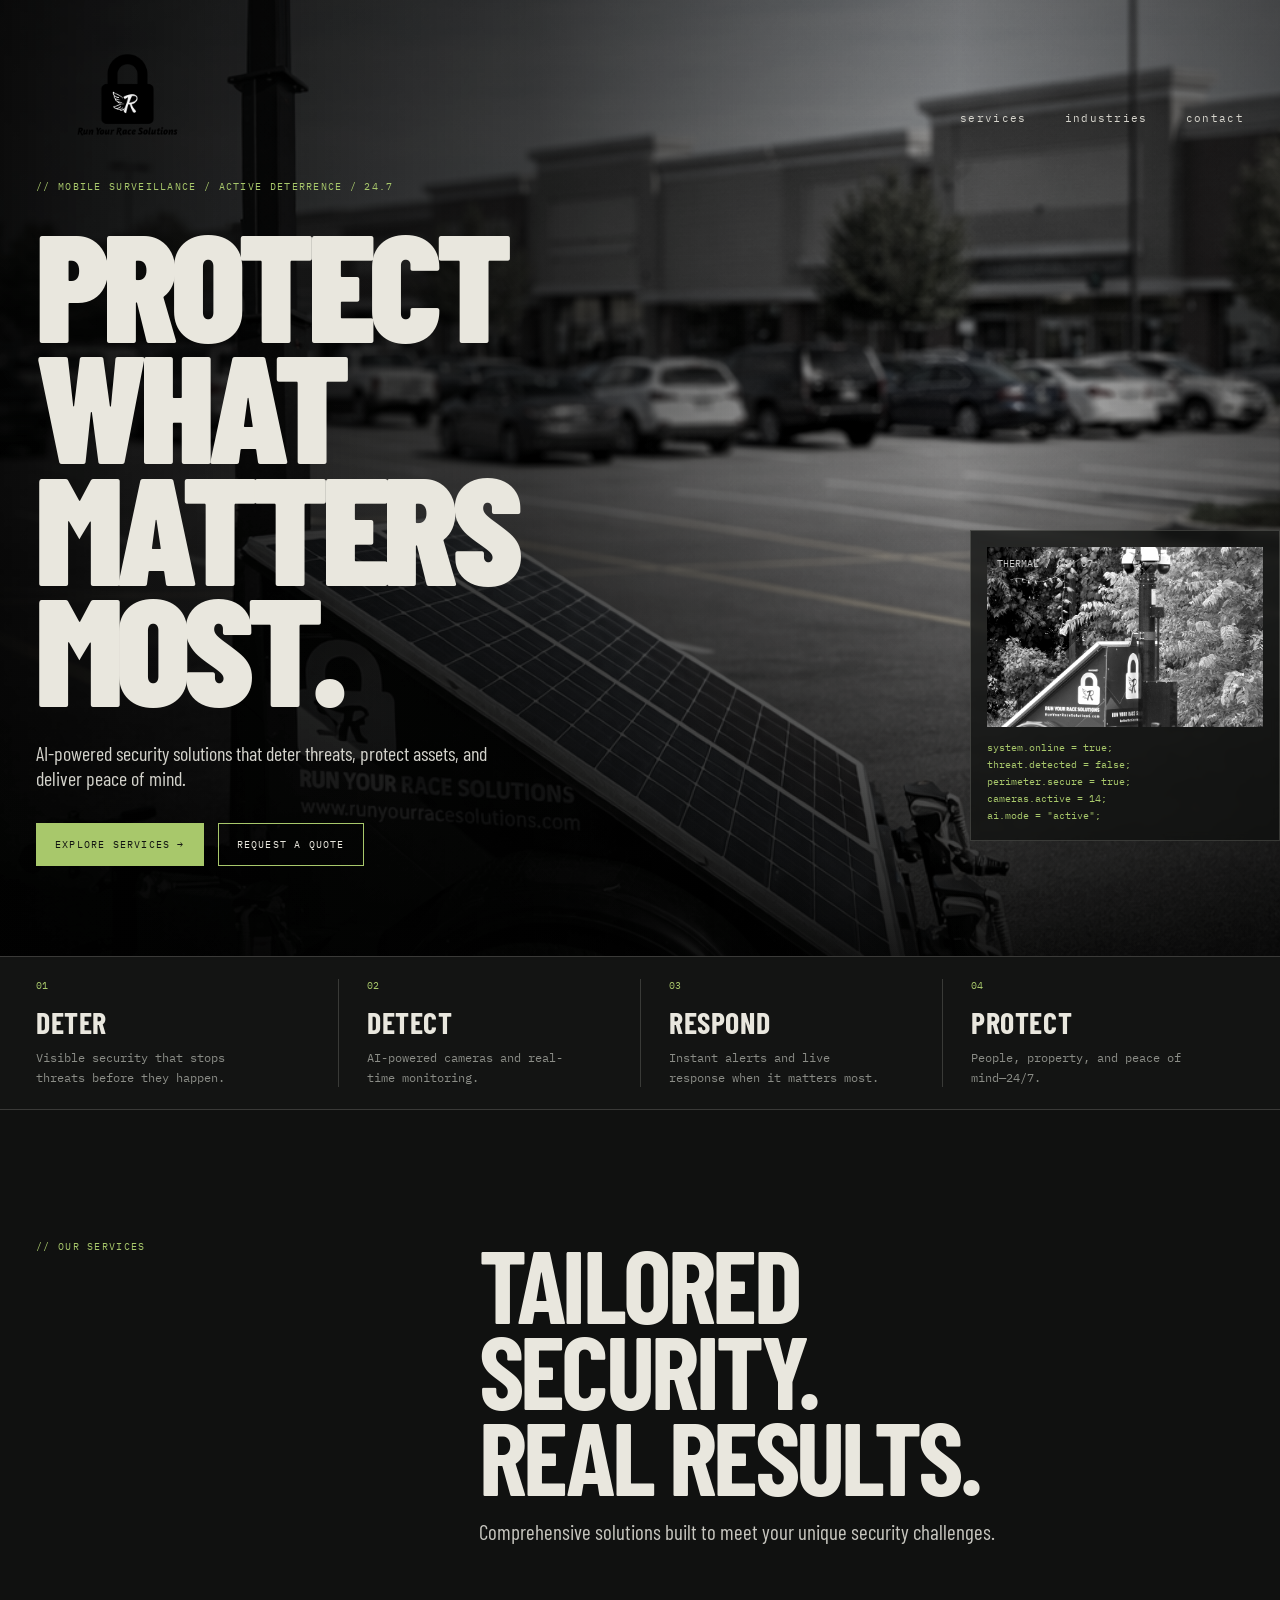
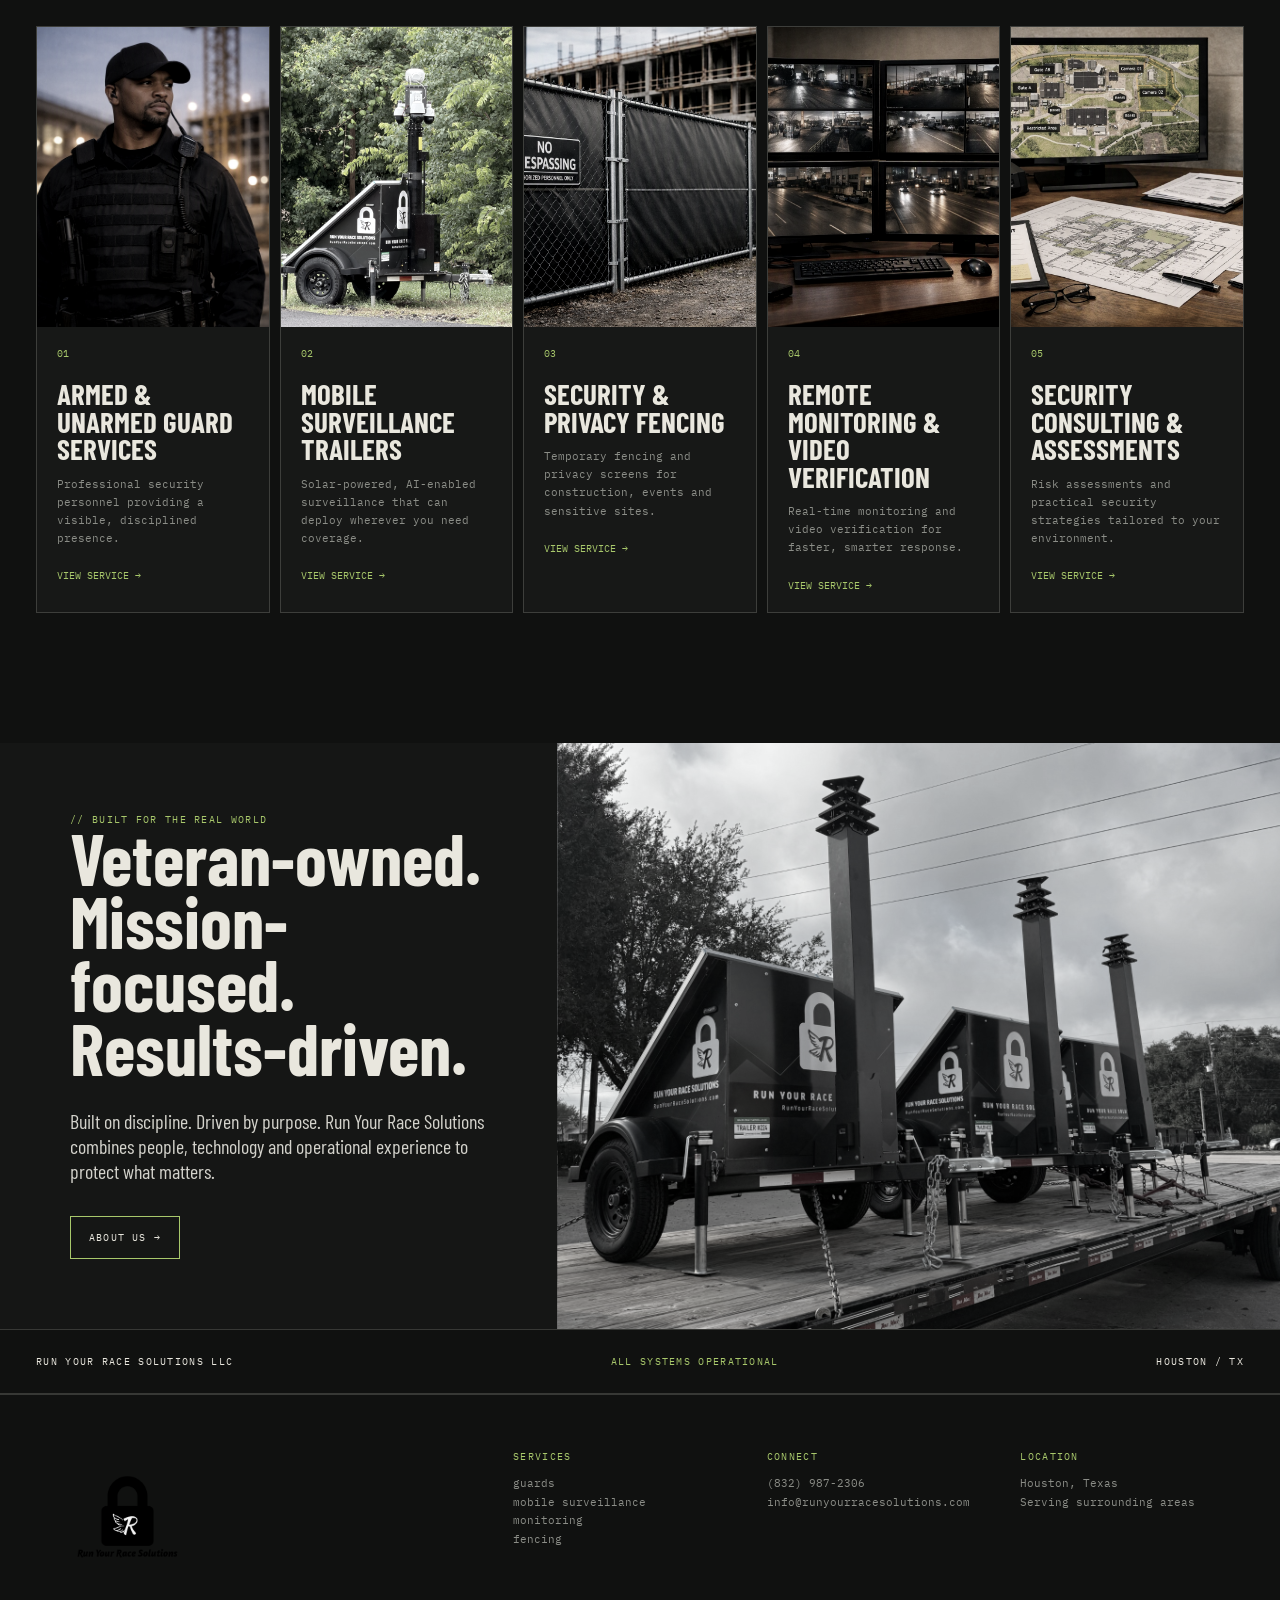
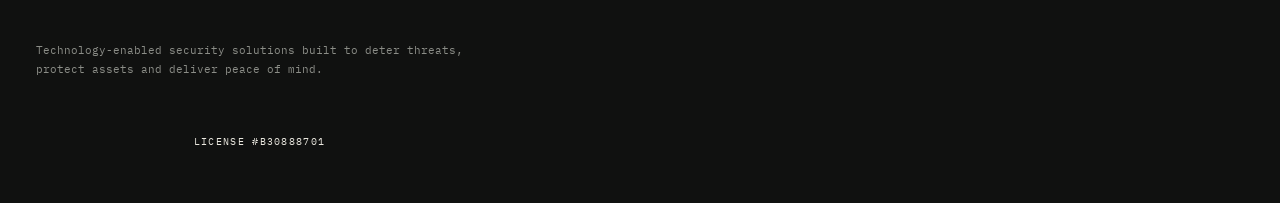
<file: index.html>
<!doctype html>
<html lang="en">
<head>
<meta charset="utf-8">
<meta name="viewport" content="width=device-width,initial-scale=1">
<title>Security Solutions | Run Your Race Solutions</title>
<meta name="description" content="Run Your Race Solutions provides technology-enabled security, mobile surveillance trailers, guards, monitoring, fencing and security consulting in Houston and surrounding areas.">
<link rel="stylesheet" href="assets/styles.css">
</head>
<body>
<header><div class="container nav">
<a href="index.html"><img class="logo" src="assets/images/logo-actual.png" alt="Run Your Race Solutions"></a>
<nav class="navlinks">
<a class="" href="services.html">services</a>
<a class="" href="industries.html">industries</a>
<a class="" href="contact.html">contact</a>
</nav></div></header>

<main>
<section class="hero">
<div class="hero-bg"></div>
<div class="container hero-content">
<div class="eyebrow mono green">// mobile surveillance / active deterrence / 24.7</div>
<h1>Protect<br>what<br>matters<br>most.</h1>
<p class="hero-copy">AI-powered security solutions that deter threats, protect assets, and deliver peace of mind.</p>
<div class="actions"><a class="btn primary" href="services.html">explore services →</a><a class="btn" href="contact.html">request a quote</a></div>
</div>
<div class="hero-data">
<div class="thermal"></div>
<div class="code">system.online = true;<br>threat.detected = false;<br>perimeter.secure = true;<br>cameras.active = 14;<br>ai.mode = "active";</div>
</div>
</section>
<section class="statusbar"><div class="container statusgrid">
<div class="status"><div class="num">01</div><h3>deter</h3><p>Visible security that stops threats before they happen.</p></div>
<div class="status"><div class="num">02</div><h3>detect</h3><p>AI-powered cameras and real-time monitoring.</p></div>
<div class="status"><div class="num">03</div><h3>respond</h3><p>Instant alerts and live response when it matters most.</p></div>
<div class="status"><div class="num">04</div><h3>protect</h3><p>People, property, and peace of mind—24/7.</p></div>
</div></section>
<section class="section"><div class="container">
<div class="section-head"><div><div class="mono section-kicker">// our services</div></div><div><h2>Tailored<br>security.<br>Real results.</h2><p class="section-intro">Comprehensive solutions built to meet your unique security challenges.</p></div></div>
<div class="service-grid">
<div class="service"><div class="service-img"><img src="assets/images/guard.jpg" alt="Security guard"></div><div class="service-body"><div class="index">01</div><h3>Armed & Unarmed Guard Services</h3><p>Professional security personnel providing a visible, disciplined presence.</p><a href="services.html#guards">view service →</a></div></div>
<div class="service"><div class="service-img"><img src="assets/images/trailer-real-1.jpeg" alt="Run Your Race Solutions surveillance trailer"></div><div class="service-body"><div class="index">02</div><h3>Mobile Surveillance Trailers</h3><p>Solar-powered, AI-enabled surveillance that can deploy wherever you need coverage.</p><a href="services.html#trailers">view service →</a></div></div>
<div class="service"><div class="service-img"><img src="assets/images/fencing.jpg" alt="Security fencing"></div><div class="service-body"><div class="index">03</div><h3>Security & Privacy Fencing</h3><p>Temporary fencing and privacy screens for construction, events and sensitive sites.</p><a href="services.html#fencing">view service →</a></div></div>
<div class="service"><div class="service-img"><img src="assets/images/monitoring.jpg" alt="Remote monitoring"></div><div class="service-body"><div class="index">04</div><h3>Remote Monitoring & Video Verification</h3><p>Real-time monitoring and video verification for faster, smarter response.</p><a href="services.html#monitoring">view service →</a></div></div>
<div class="service"><div class="service-img"><img src="assets/images/consulting.jpg" alt="Security consulting"></div><div class="service-body"><div class="index">05</div><h3>Security Consulting & Assessments</h3><p>Risk assessments and practical security strategies tailored to your environment.</p><a href="services.html#consulting">view service →</a></div></div>
</div></div></section>
<section class="manifesto"><div class="manifesto-copy"><div class="mono green">// built for the real world</div><h2>Veteran-owned.<br>Mission-focused.<br>Results-driven.</h2><p class="hero-copy">Built on discipline. Driven by purpose. Run Your Race Solutions combines people, technology and operational experience to protect what matters.</p><a class="btn" href="about.html">about us →</a></div><div class="manifesto-image"></div></section>
<section class="data-section"><div class="container data-row mono"><span>Run Your Race Solutions LLC</span><span class="green">ALL SYSTEMS OPERATIONAL</span><span>HOUSTON / TX</span></div></section>
</main>
<footer><div class="container footgrid">
<div><img class="logo" src="assets/images/logo-actual.png" alt="Run Your Race Solutions"><p>Technology-enabled security solutions built to deter threats, protect assets and deliver peace of mind.</p></div>
<div><div class="mono green">services</div><p>guards<br>mobile surveillance<br>monitoring<br>fencing</p></div>
<div><div class="mono green">connect</div><p><a href="tel:+18329872306">(832) 987-2306</a><br><a href="mailto:info@runyourracesolutions.com">info@runyourracesolutions.com</a></p></div>
<div><div class="mono green">location</div><p>Houston, Texas<br>Serving surrounding areas</p></div>
<div class="container mono" style="text-align:center; margin-top:1rem;">
    License #B30888701
</div></footer>
<script src="assets/script.js"></script>
</body></html>
</file>
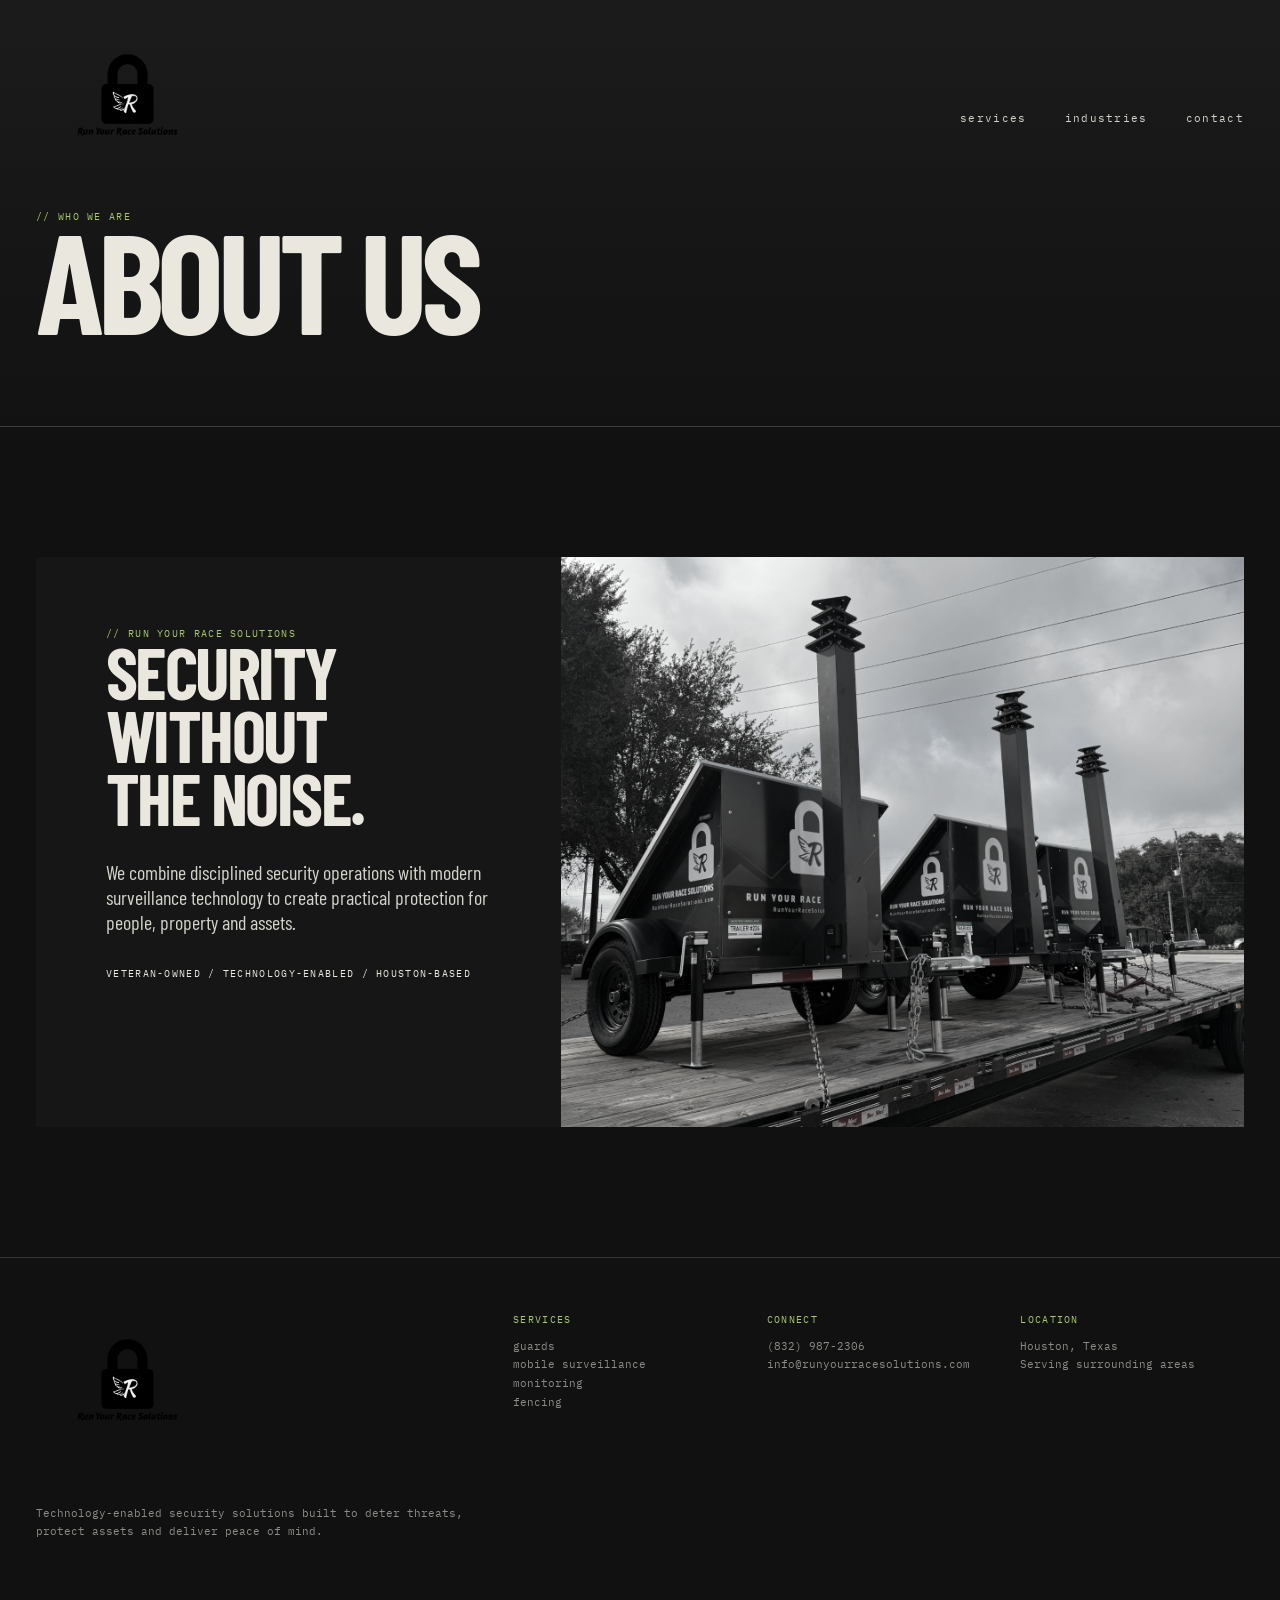
<file: about.html>
<!doctype html>
<html lang="en">
<head>
<meta charset="utf-8">
<meta name="viewport" content="width=device-width,initial-scale=1">
<title>About Us | Run Your Race Solutions</title>
<meta name="description" content="Run Your Race Solutions provides technology-enabled security, mobile surveillance trailers, guards, monitoring, fencing and security consulting in Houston and surrounding areas.">
<link rel="stylesheet" href="assets/styles.css">
</head>
<body>
<header><div class="container nav">
<a href="index.html"><img class="logo" src="assets/images/logo-actual.png" alt="Run Your Race Solutions"></a>
<nav class="navlinks">
<a class="" href="services.html">services</a>
<a class="" href="industries.html">industries</a>
<a class="" href="contact.html">contact</a>
</nav></div></header>

<main><section class="page-hero"><div class="container"><div class="mono green">// who we are</div><h1>About Us</h1></div></section>
<section class="section"><div class="container manifesto"><div class="manifesto-copy"><div class="mono green">// run your race solutions</div><h2>Security<br>without<br>the noise.</h2><p class="hero-copy">We combine disciplined security operations with modern surveillance technology to create practical protection for people, property and assets.</p><p class="mono">veteran-owned / technology-enabled / houston-based</p></div><div class="manifesto-image"></div></div></section></main>

<footer><div class="container footgrid">
<div><img class="logo" src="assets/images/logo-actual.png" alt="Run Your Race Solutions"><p>Technology-enabled security solutions built to deter threats, protect assets and deliver peace of mind.</p></div>
<div><div class="mono green">services</div><p>guards<br>mobile surveillance<br>monitoring<br>fencing</p></div>
<div><div class="mono green">connect</div><p><a href="tel:+18329872306">(832) 987-2306</a><br><a href="mailto:info@runyourracesolutions.com">info@runyourracesolutions.com</a></p></div>
<div><div class="mono green">location</div><p>Houston, Texas<br>Serving surrounding areas</p></div>
</div></footer>
<script src="assets/script.js"></script>
</body></html>
</file>
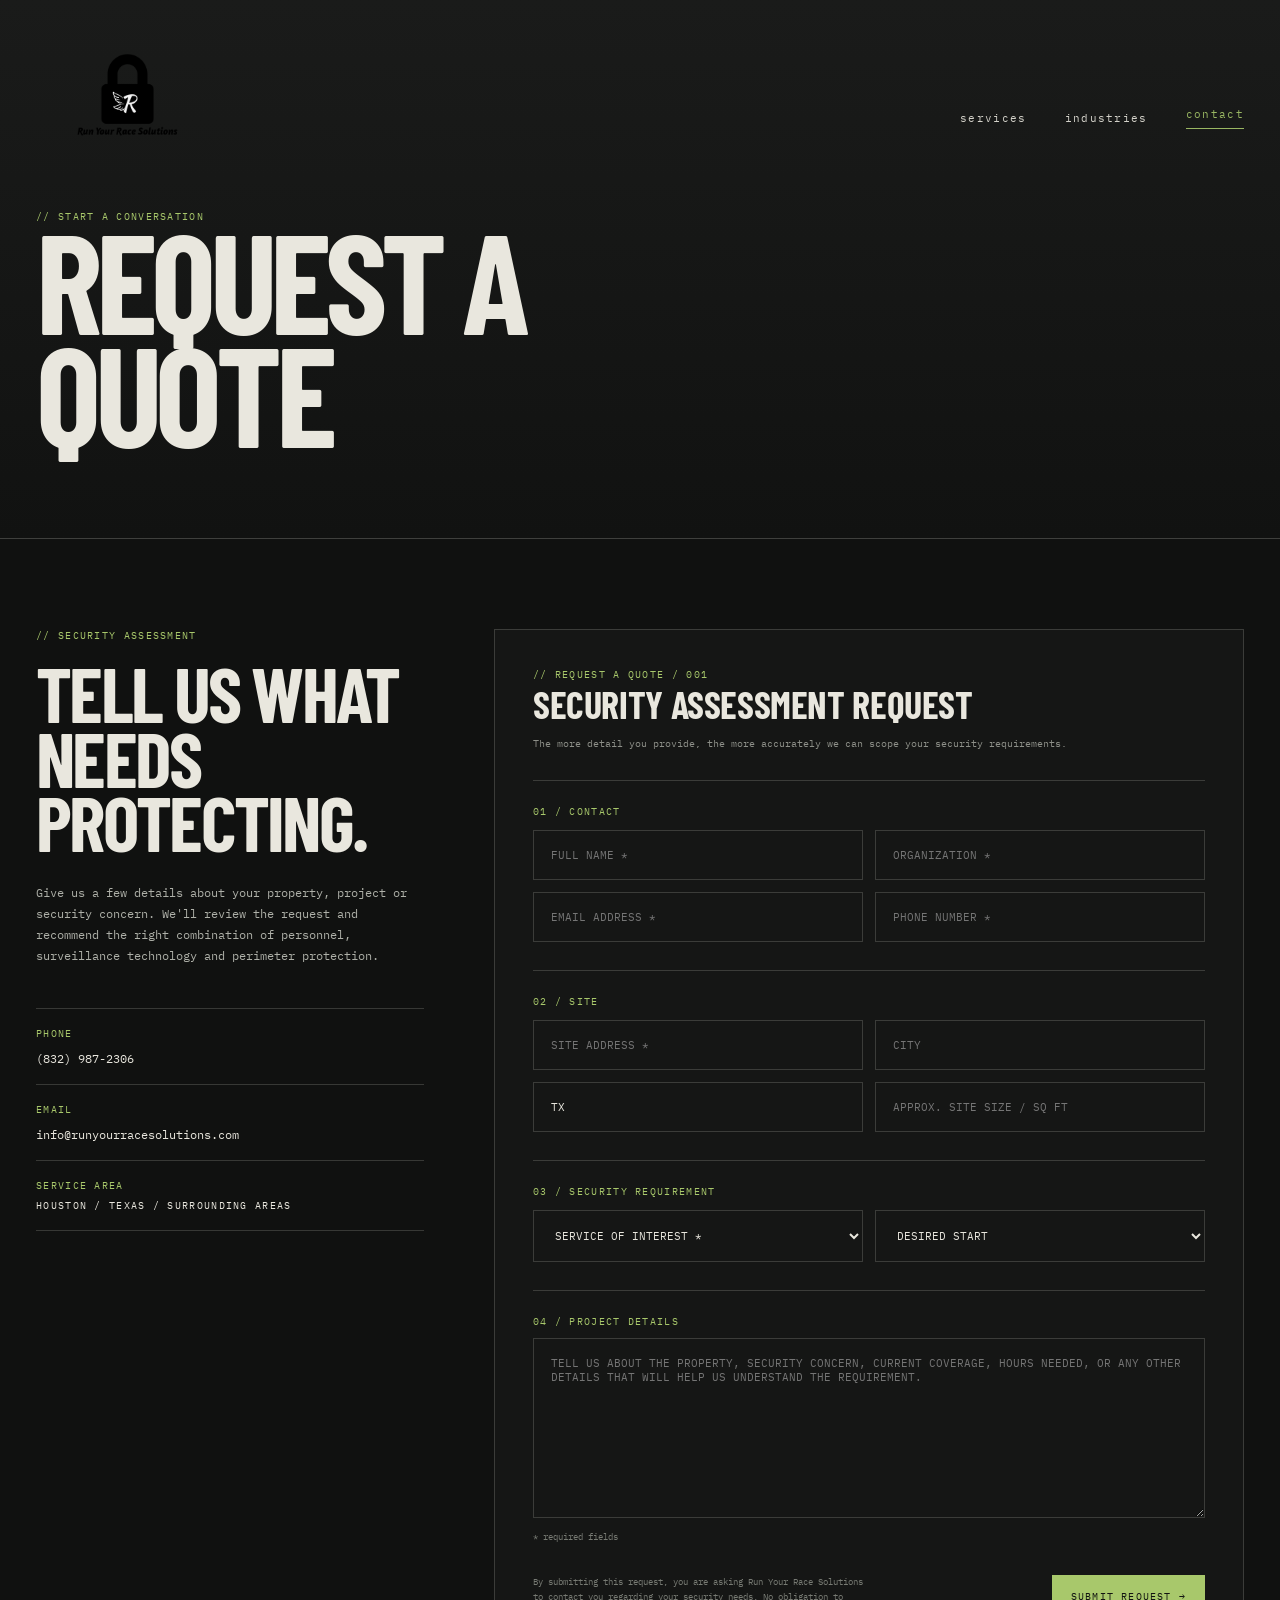
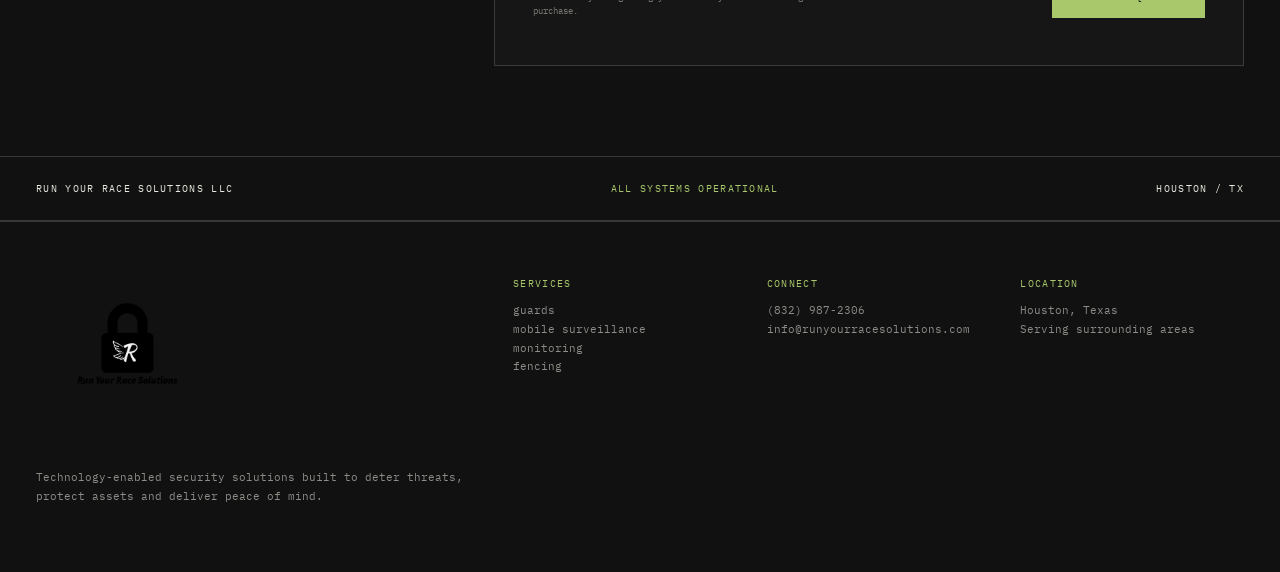
<file: contact.html>
<!doctype html>
<html lang="en">
<head>
<meta charset="utf-8">
<meta name="viewport" content="width=device-width, initial-scale=1">

<title>Request a Quote | Run Your Race Solutions</title>

<meta
  name="description"
  content="Request a security quote from Run Your Race Solutions for mobile surveillance trailers, security guards, remote monitoring, security fencing and security consulting in Houston and surrounding areas."
>

<link rel="stylesheet" href="assets/styles.css">

<style>
.quote-wrap{
  display:grid;
  grid-template-columns:.75fr 1.45fr;
  gap:70px;
  align-items:start;
}

.quote-intro h2{
  font-size:clamp(58px,6vw,92px);
  line-height:.84;
  letter-spacing:-.035em;
  text-transform:uppercase;
  margin:18px 0 28px;
}

.quote-intro p{
  font:12px/1.75 "IBM Plex Mono";
  color:#aeb0a8;
  max-width:430px;
}

.contact-data{
  margin-top:42px;
  border-top:1px solid var(--line);
}

.contact-item{
  padding:18px 0;
  border-bottom:1px solid var(--line);
}

.contact-item .label{
  color:var(--green);
  margin-bottom:7px;
}

.contact-item a{
  font:12px "IBM Plex Mono";
}

.quote-card{
  border:1px solid var(--line);
  background:#151615;
  padding:38px;
}

.form-title{
  font-size:38px;
  text-transform:uppercase;
  margin:0 0 8px;
  letter-spacing:-.01em;
}

.form-subtitle{
  font:10px/1.7 "IBM Plex Mono";
  color:#8d8f88;
  margin:0 0 28px;
}

.form-section{
  margin:28px 0 10px;
  padding-top:18px;
  border-top:1px solid var(--line);
}

.form-section .mono{
  color:var(--green);
}

.formgrid{
  display:grid;
  grid-template-columns:1fr 1fr;
  gap:12px;
  margin-top:12px;
}

input,
textarea,
select{
  width:100%;
  font-size:11px !important;
}

textarea{
  min-height:180px;
  resize:vertical;
}

.required-note{
  font:9px "IBM Plex Mono";
  color:#777a73;
  margin-top:10px;
}

.submit-row{
  display:flex;
  align-items:center;
  justify-content:space-between;
  gap:20px;
  margin-top:24px;
}

.form-note{
  font:9px/1.6 "IBM Plex Mono";
  color:#777a73;
  max-width:330px;
}

/* =========================
   CUSTOM FORMSPREE SUCCESS
========================= */

.success-panel{
  display:none;
  text-align:center;
  padding:80px 25px;
  background:#151615;
  border:0;
  color:inherit;
}

.success-panel h2{
  font-size:58px;
  line-height:.9;
  text-transform:uppercase;
  margin:20px 0;
  color:inherit;
}

.success-panel p{
  font:11px/1.8 "IBM Plex Mono";
  color:#aeb0a8;
  max-width:470px;
  margin:0 auto 25px;
}

.success-panel .mono.green{
  color:var(--green);
}

.success-panel .btn{
  display:inline-block;
}

/* Prevent Formspree success styling from changing
   the appearance of the custom success panel */
[data-fs-success]{
  background:#151615 !important;
  color:inherit !important;
  border-color:transparent !important;
  box-shadow:none !important;
}

@media(max-width:900px){

  .quote-wrap{
    grid-template-columns:1fr;
    gap:40px;
  }

  .quote-card{
    padding:25px;
  }

}

@media(max-width:600px){

  .formgrid{
    grid-template-columns:1fr;
  }

  .submit-row{
    align-items:flex-start;
    flex-direction:column;
  }

  .quote-card{
    padding:20px;
  }

  .quote-intro h2{
    font-size:60px;
  }

}
</style>
</head>


<body>

<!-- =========================
     HEADER
========================= -->

<header>

  <div class="container nav">

    <a href="index.html">
      <img
        class="logo"
        src="assets/images/logo-actual.png"
        alt="Run Your Race Solutions"
      >
    </a>

    <nav class="navlinks">

      <a href="services.html">
        services
      </a>

      <a href="industries.html">
        industries
      </a>

      <a class="active" href="contact.html">
        contact
      </a>

    </nav>

  </div>

</header>


<!-- =========================
     MAIN CONTENT
========================= -->

<main>

  <!-- PAGE HERO -->

  <section class="page-hero">

    <div class="container">

      <div class="mono green">
        // start a conversation
      </div>

      <h1>
        Request a<br>
        Quote
      </h1>

    </div>

  </section>


  <!-- QUOTE SECTION -->

  <section class="page-content">

    <div class="container quote-wrap">


      <!-- =========================
           LEFT COLUMN
      ========================= -->

      <div class="quote-intro">

        <div class="mono green">
          // security assessment
        </div>

        <h2>
          Tell us what needs protecting.
        </h2>

        <p>
          Give us a few details about your property, project or security concern.
          We'll review the request and recommend the right combination of
          personnel, surveillance technology and perimeter protection.
        </p>


        <!-- CONTACT INFORMATION -->

        <div class="contact-data">

          <div class="contact-item">

            <div class="label mono">
              phone
            </div>

            <a href="tel:+18329872306">
              (832) 987-2306
            </a>

          </div>


          <div class="contact-item">

            <div class="label mono">
              email
            </div>

            <a href="mailto:info@runyourracesolutions.com">
              info@runyourracesolutions.com
            </a>

          </div>


          <div class="contact-item">

            <div class="label mono">
              service area
            </div>

            <div class="mono">
              Houston / Texas / surrounding areas
            </div>

          </div>

        </div>

      </div>


      <!-- =========================
           RIGHT COLUMN
      ========================= -->

      <div class="quote-card">


        <!-- =========================
             FORM
        ========================= -->

        <form
          id="quote-form"
          name="quote"
          method="POST"
          action="https://formspree.io/f/mdendgpz"
        >

          <!-- FORM HEADER -->

          <div class="mono green">
            // request a quote / 001
          </div>

          <h2 class="form-title">
            Security assessment request
          </h2>

          <p class="form-subtitle">
            The more detail you provide, the more accurately we can
            scope your security requirements.
          </p>


          <!-- =========================
               01 CONTACT
          ========================= -->

          <div class="form-section">

            <span class="mono">
              01 / contact
            </span>

          </div>


          <div class="formgrid">

            <input
              name="name"
              placeholder="FULL NAME *"
              autocomplete="name"
              required
            >

            <input
              name="company"
              placeholder="ORGANIZATION *"
              autocomplete="organization"
              required
            >

            <input
              name="email"
              type="email"
              placeholder="EMAIL ADDRESS *"
              autocomplete="email"
              required
            >

            <input
              name="phone"
              type="tel"
              placeholder="PHONE NUMBER *"
              autocomplete="tel"
              required
            >

          </div>


          <!-- =========================
               02 SITE
          ========================= -->

          <div class="form-section">

            <span class="mono">
              02 / site
            </span>

          </div>


          <div class="formgrid">

            <input
              name="site_address"
              placeholder="SITE ADDRESS *"
              required
            >

            <input
              name="city"
              placeholder="CITY"
            >

            <input
              name="state"
              placeholder="STATE"
              value="TX"
            >

            <input
              name="site_size"
              placeholder="APPROX. SITE SIZE / SQ FT"
            >

          </div>


          <!-- =========================
               03 SECURITY REQUIREMENT
          ========================= -->

          <div class="form-section">

            <span class="mono">
              03 / security requirement
            </span>

          </div>


          <div class="formgrid">

            <select
              name="service"
              required
            >

              <option value="">
                SERVICE OF INTEREST *
              </option>

              <option>
                Mobile Surveillance Trailers
              </option>

              <option>
                Armed Security Guards
              </option>

              <option>
                Unarmed Security Guards
              </option>

              <option>
                Remote Monitoring & Video Verification
              </option>

              <option>
                Security & Privacy Fencing
              </option>

              <option>
                Security Consulting & Assessment
              </option>

              <option>
                Multiple Services / Unsure
              </option>

            </select>


            <select
              name="start_date"
            >

              <option value="">
                DESIRED START
              </option>

              <option>
                Immediately
              </option>

              <option>
                Within 7 days
              </option>

              <option>
                Within 30 days
              </option>

              <option>
                1–3 months
              </option>

              <option>
                Planning / Future
              </option>

            </select>

          </div>


          <!-- =========================
               04 PROJECT DETAILS
          ========================= -->

          <div class="form-section">

            <span class="mono">
              04 / project details
            </span>

          </div>


          <textarea
            name="message"
            placeholder="TELL US ABOUT THE PROPERTY, SECURITY CONCERN, CURRENT COVERAGE, HOURS NEEDED, OR ANY OTHER DETAILS THAT WILL HELP US UNDERSTAND THE REQUIREMENT."
            required
          ></textarea>


          <div class="required-note">
            * required fields
          </div>


          <!-- =========================
               SUBMIT
          ========================= -->

          <div class="submit-row">

            <p class="form-note">
              By submitting this request, you are asking Run Your Race
              Solutions to contact you regarding your security needs.
              No obligation to purchase.
            </p>

            <button
              class="btn primary"
              type="submit"
            >
              submit request →
            </button>

          </div>

        </form>


        <!-- =========================
             SUCCESS MESSAGE
        ========================= -->

        <div
          class="success-panel"
          id="successPanel"
         
        >

          <div class="mono green">
            // request received / status 200
          </div>

          <h2>
            We're on it.
          </h2>

          <p>
            Your security request has been received.
            A Run Your Race Solutions representative will review
            the information and contact you shortly.
          </p>

          <a
            class="btn"
            href="index.html"
          >
            return home →
          </a>

        </div>


      </div>

    </div>

  </section>

</main>


<!-- =========================
     DATA BAR
========================= -->

<section class="data-section">

  <div class="container data-row mono">

    <span>
      Run Your Race Solutions LLC
    </span>

    <span class="green">
      ALL SYSTEMS OPERATIONAL
    </span>

    <span>
      HOUSTON / TX
    </span>

  </div>

</section>


<!-- =========================
     FOOTER
========================= -->

<footer>

  <div class="container footgrid">

    <div>

      <img
        class="logo"
        src="assets/images/logo-actual.png"
        alt="Run Your Race Solutions"
      >

      <p>
        Technology-enabled security solutions built to deter threats,
        protect assets and deliver peace of mind.
      </p>

    </div>


    <div>

      <div class="mono green">
        services
      </div>

      <p>
        guards<br>
        mobile surveillance<br>
        monitoring<br>
        fencing
      </p>

    </div>


    <div>

      <div class="mono green">
        connect
      </div>

      <p>

        <a href="tel:+18329872306">
          (832) 987-2306
        </a>

        <br>

        <a href="mailto:info@runyourracesolutions.com">
          info@runyourracesolutions.com
        </a>

      </p>

    </div>


    <div>

      <div class="mono green">
        location
      </div>

      <p>
        Houston, Texas<br>
        Serving surrounding areas
      </p>

    </div>

  </div>

</footer>


</body>
</html>
</file>
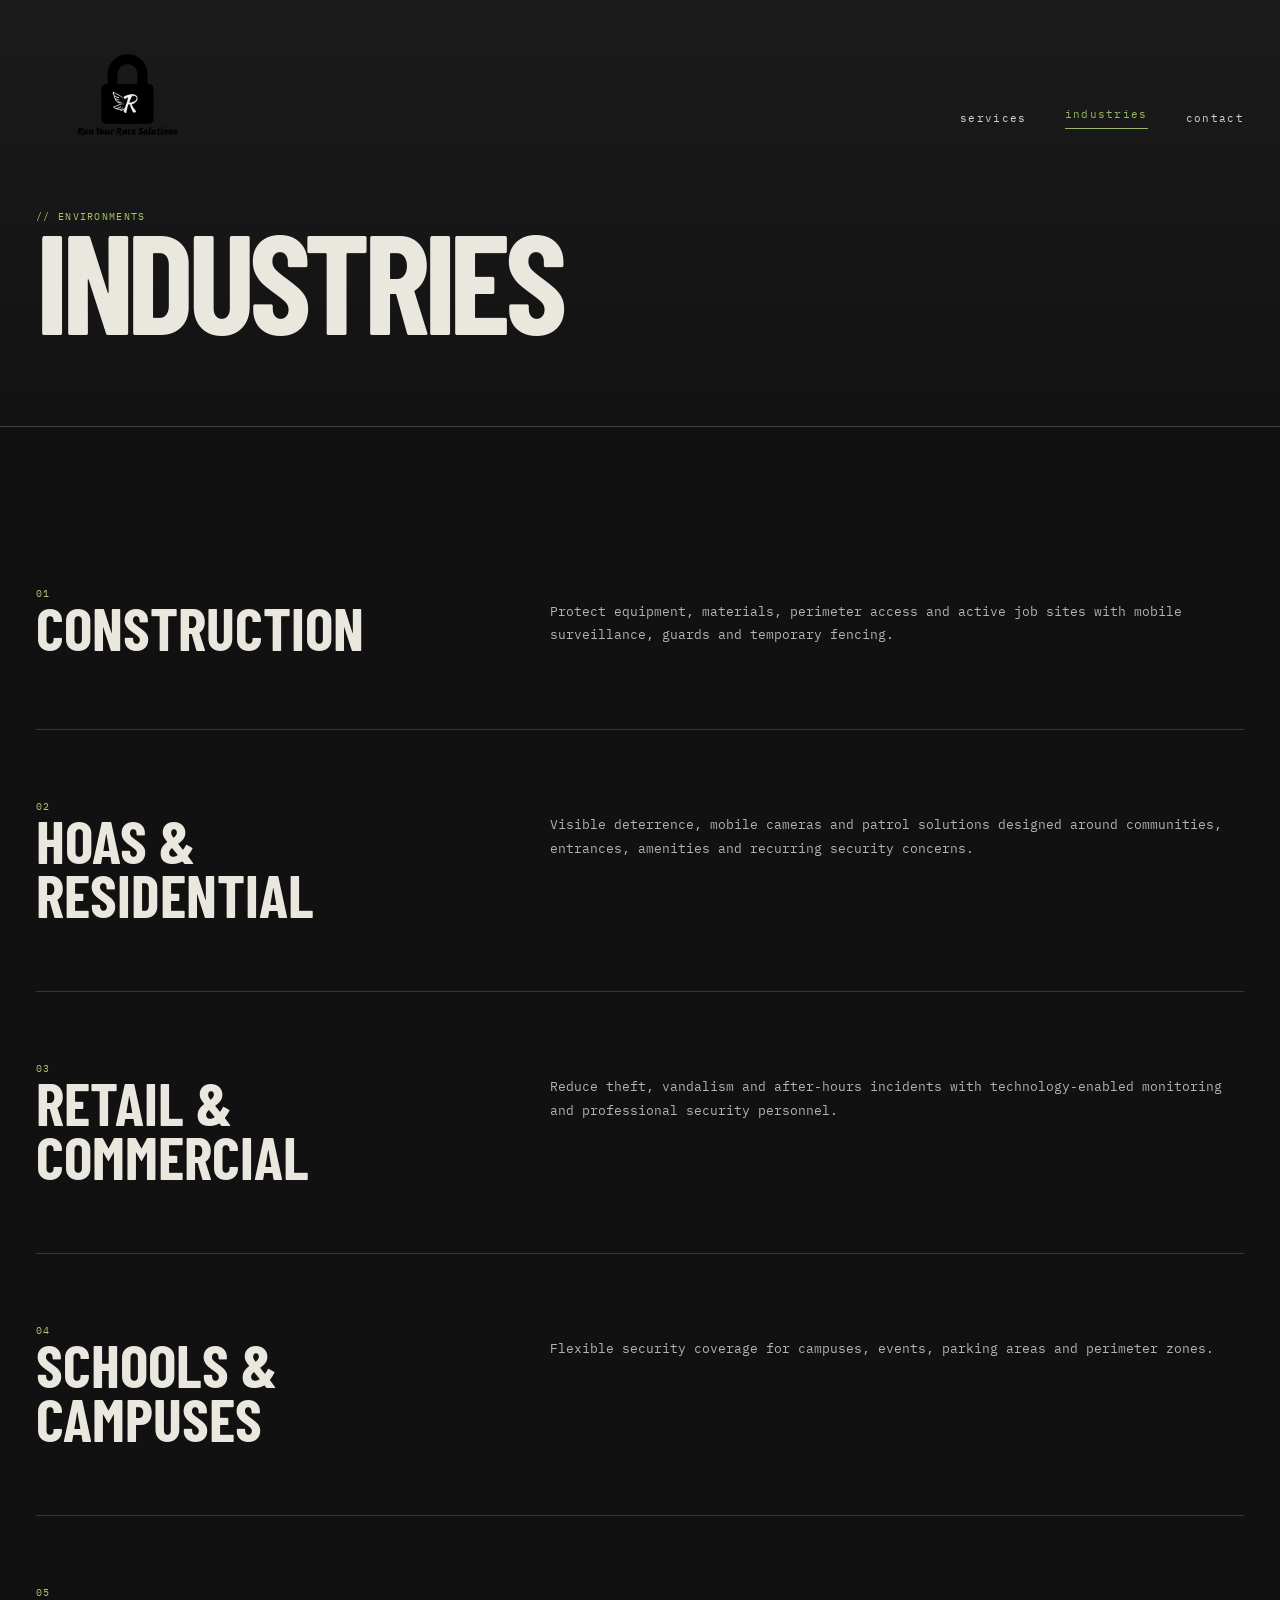
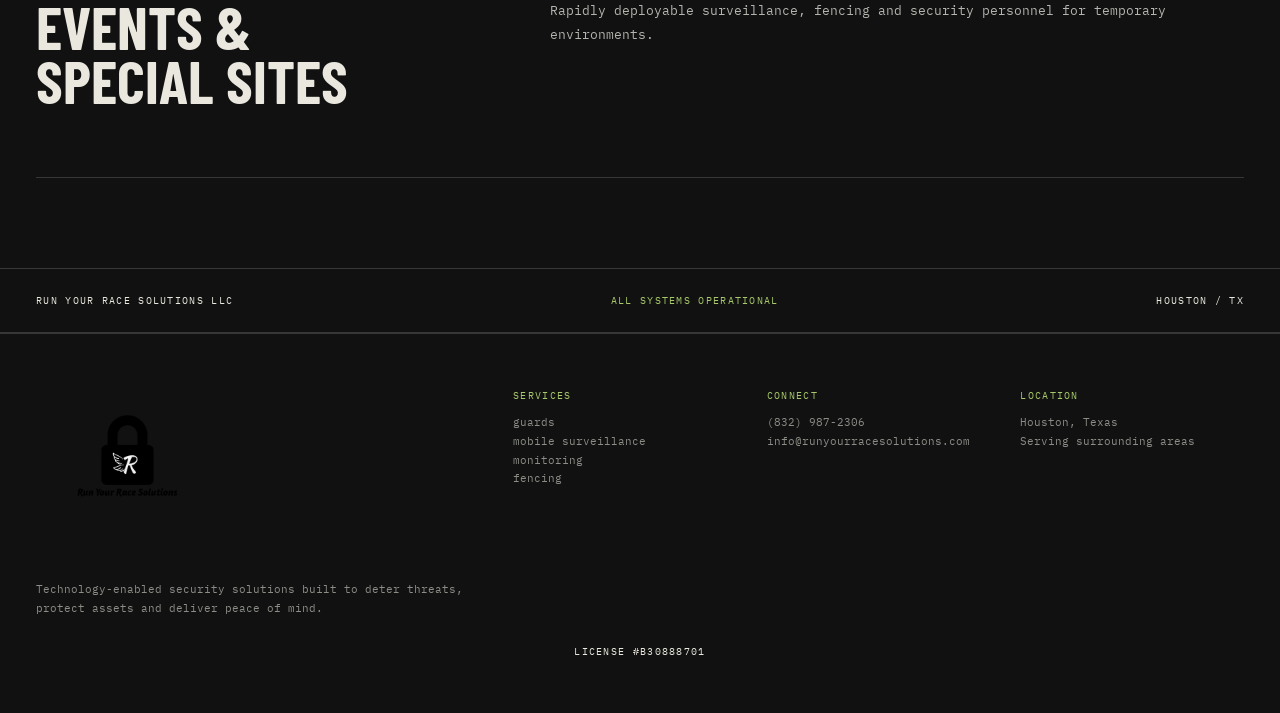
<file: industries.html>
<!doctype html>
<html lang="en">
<head>
<meta charset="utf-8">
<meta name="viewport" content="width=device-width,initial-scale=1">
<title>Industries | Run Your Race Solutions</title>
<meta name="description" content="Run Your Race Solutions provides technology-enabled security, mobile surveillance trailers, guards, monitoring, fencing and security consulting in Houston and surrounding areas.">
<link rel="stylesheet" href="assets/styles.css">
</head>
<body>
<header>
  <div class="container nav">
    <a href="index.html"><img class="logo" src="assets/images/logo-actual.png" alt="Run Your Race Solutions"></a>
    <nav class="navlinks">
      <a href="services.html">services</a>
      <a class="active" href="industries.html">industries</a>
      <a href="contact.html">contact</a>
    </nav>
  </div>
</header>

<main>
  <section class="page-hero">
    <div class="container">
      <div class="mono green">// environments</div>
      <h1>Industries</h1>
    </div>
  </section>

  <section class="page-content">
    <div class="container">
      <div class="detail">
        <div>
          <div class="mono green">01</div>
          <h2>Construction</h2>
        </div>
        <div>
          <p>Protect equipment, materials, perimeter access and active job sites with mobile surveillance, guards and temporary fencing.</p>
        </div>
      </div>

      <div class="detail">
        <div>
          <div class="mono green">02</div>
          <h2>HOAs &<br>Residential</h2>
        </div>
        <div>
          <p>Visible deterrence, mobile cameras and patrol solutions designed around communities, entrances, amenities and recurring security concerns.</p>
        </div>
      </div>

      <div class="detail">
        <div>
          <div class="mono green">03</div>
          <h2>Retail &<br>Commercial</h2>
        </div>
        <div>
          <p>Reduce theft, vandalism and after-hours incidents with technology-enabled monitoring and professional security personnel.</p>
        </div>
      </div>

      <div class="detail">
        <div>
          <div class="mono green">04</div>
          <h2>Schools &<br>Campuses</h2>
        </div>
        <div>
          <p>Flexible security coverage for campuses, events, parking areas and perimeter zones.</p>
        </div>
      </div>

      <div class="detail">
        <div>
          <div class="mono green">05</div>
          <h2>Events &<br>Special Sites</h2>
        </div>
        <div>
          <p>Rapidly deployable surveillance, fencing and security personnel for temporary environments.</p>
        </div>
      </div>
    </div>
  </section>
</main>

<section class="data-section">
  <div class="container data-row mono">
    <span>Run Your Race Solutions LLC</span>
    <span class="green">ALL SYSTEMS OPERATIONAL</span>
    <span>HOUSTON / TX</span>
  </div>
</section>

<footer>
  <div class="container footgrid">
    <div>
      <img class="logo" src="assets/images/logo-actual.png" alt="Run Your Race Solutions">
      <p>Technology-enabled security solutions built to deter threats, protect assets and deliver peace of mind.</p>
    </div>

    <div>
      <div class="mono green">services</div>
      <p>guards<br>mobile surveillance<br>monitoring<br>fencing</p>
    </div>

    <div>
      <div class="mono green">connect</div>
      <p>
        <a href="tel:+18329872306">(832) 987-2306</a><br>
        <a href="mailto:info@runyourracesolutions.com">info@runyourracesolutions.com</a>
      </p>
    </div>

    <div>
      <div class="mono green">location</div>
      <p>Houston, Texas<br>Serving surrounding areas</p>
    </div>
  </div>

  <div class="container mono" style="text-align:center; margin-top:1rem;">
    License #B30888701
  </div>
</footer>

<script src="assets/script.js"></script>
</body>
</html>
</file>
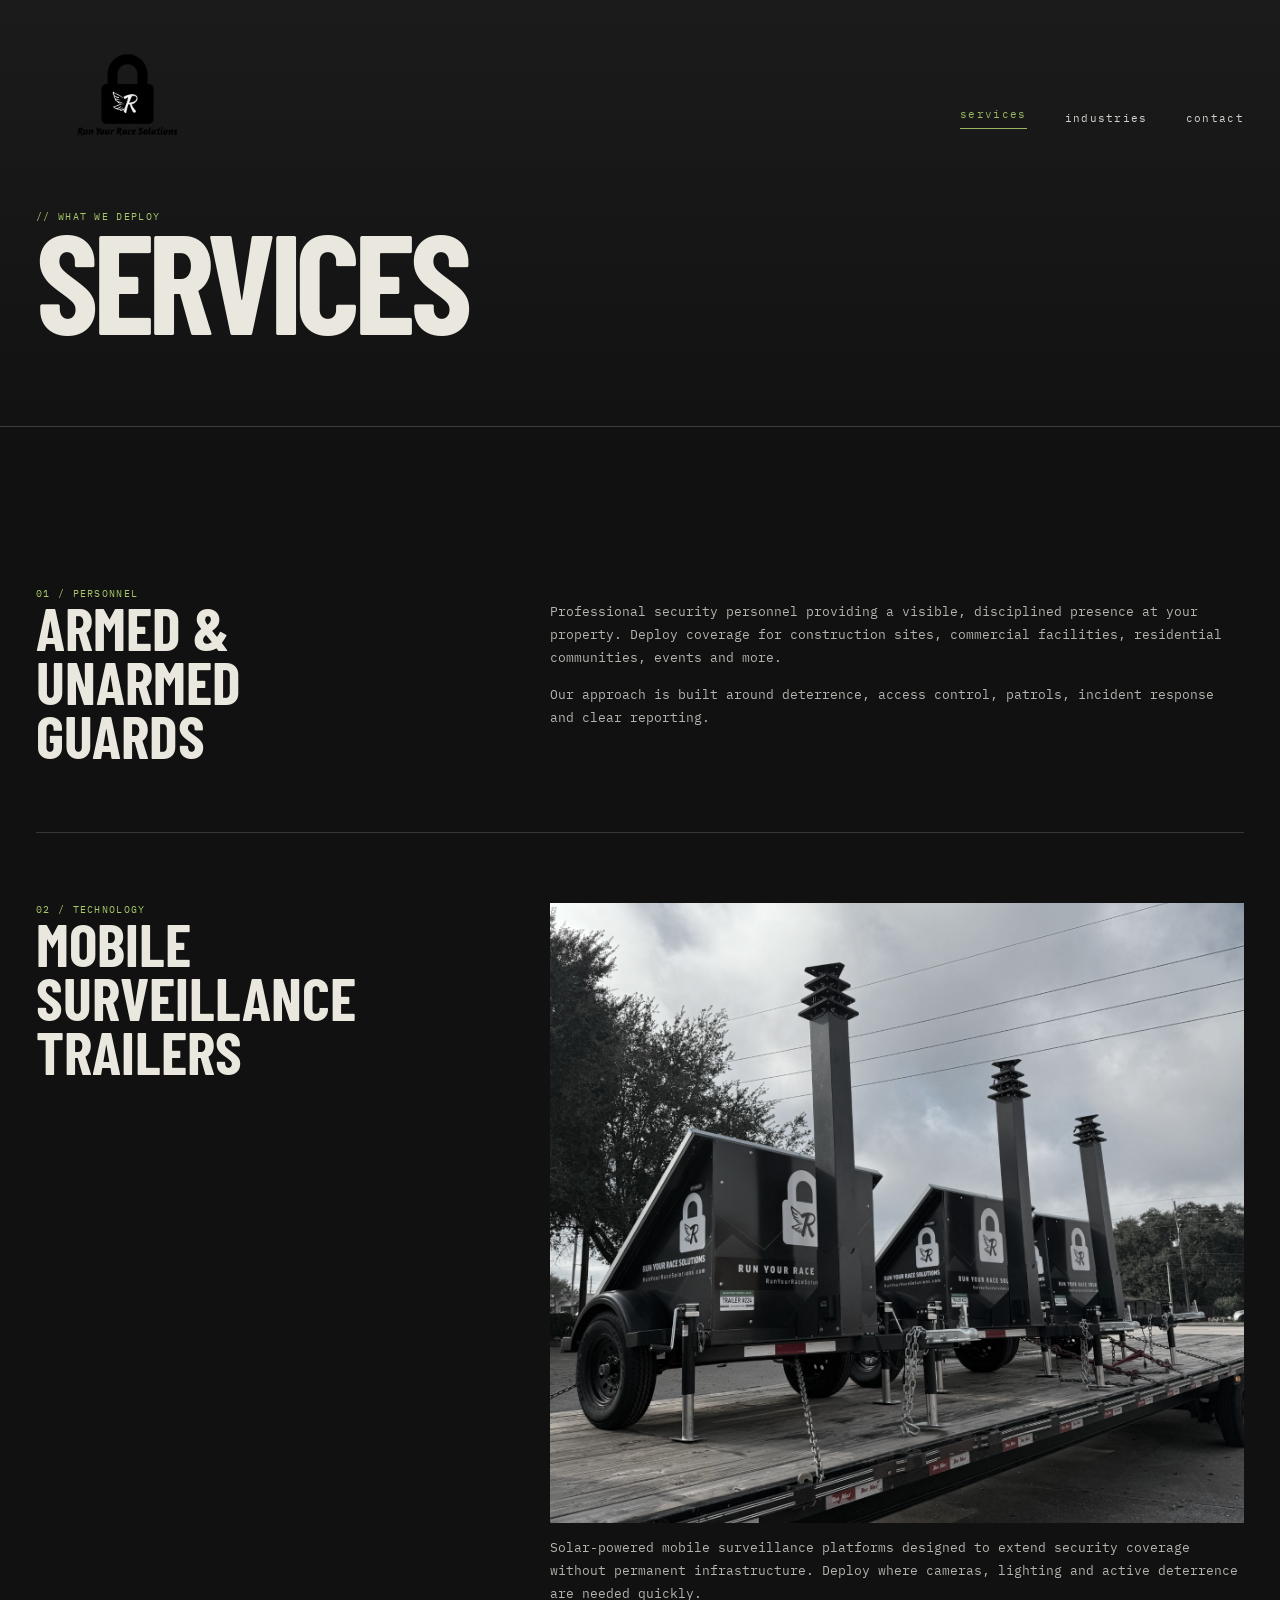
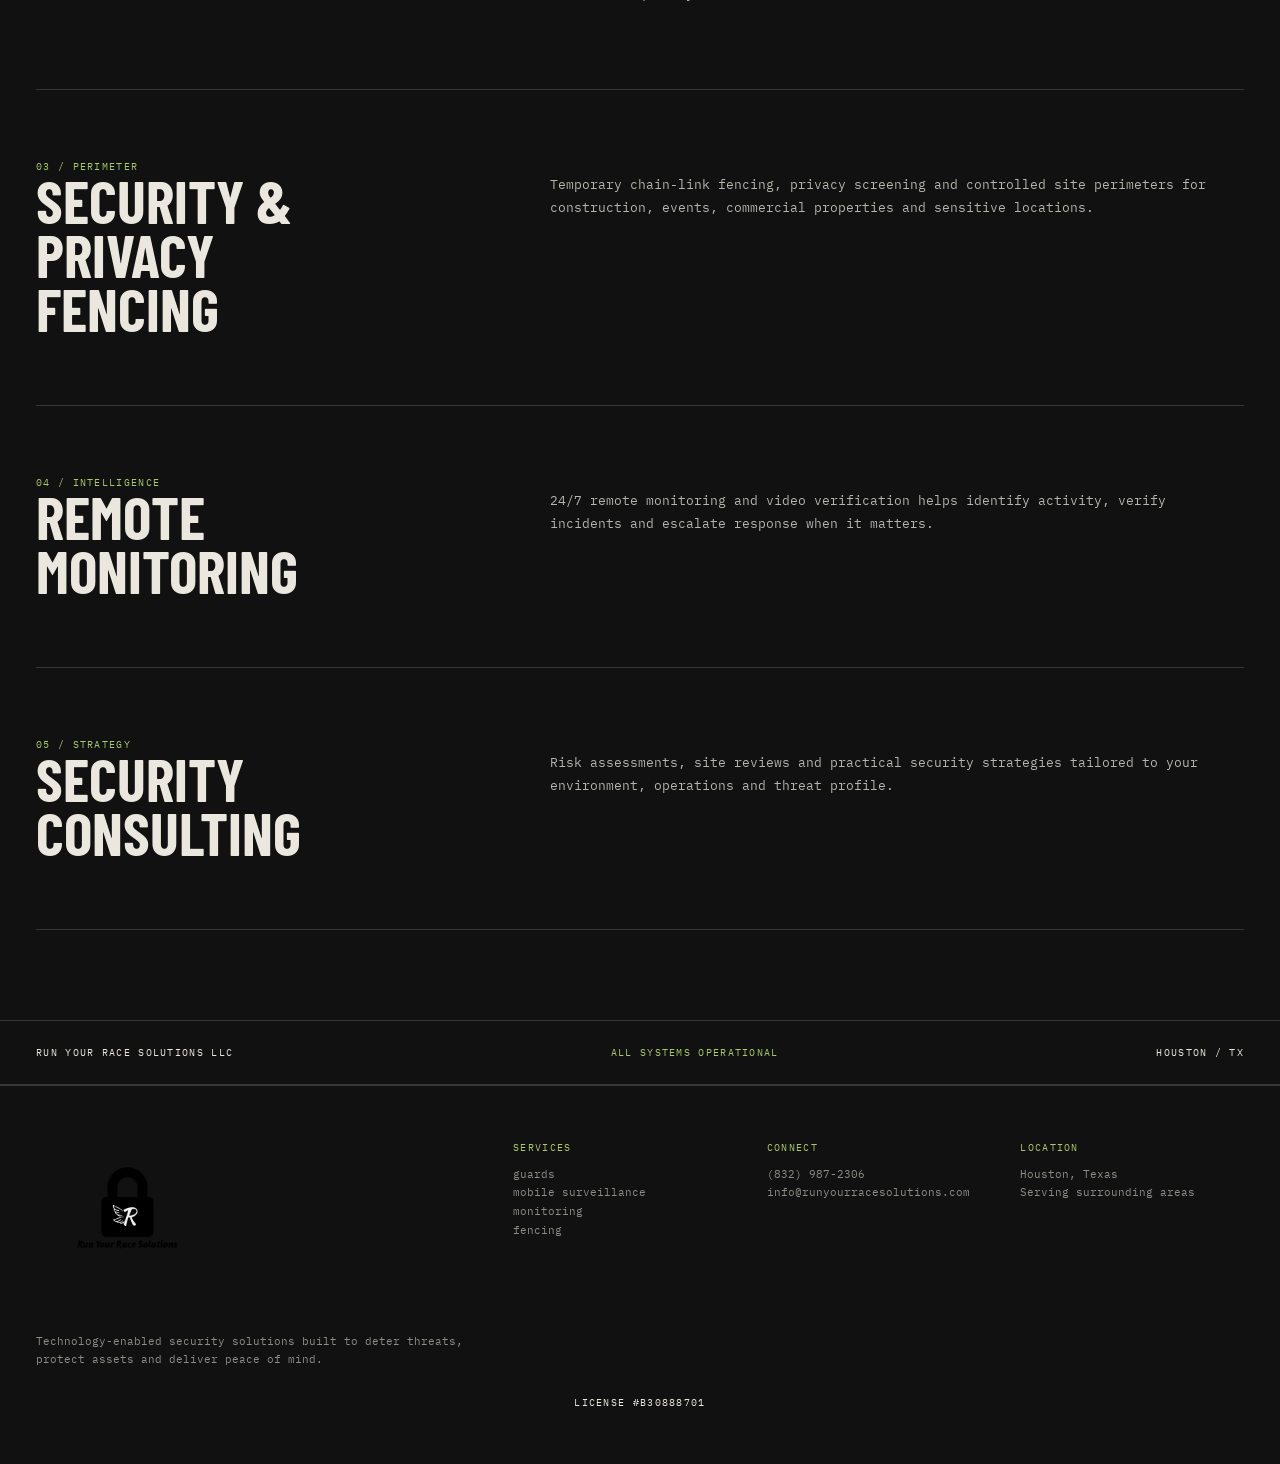
<file: services.html>
<!doctype html>
<html lang="en">
<head>
<meta charset="utf-8">
<meta name="viewport" content="width=device-width,initial-scale=1">
<title>Services | Run Your Race Solutions</title>
<meta name="description" content="Run Your Race Solutions provides technology-enabled security, mobile surveillance trailers, guards, monitoring, fencing and security consulting in Houston and surrounding areas.">
<link rel="stylesheet" href="assets/styles.css">
</head>
<body>
<header>
  <div class="container nav">
    <a href="index.html"><img class="logo" src="assets/images/logo-actual.png" alt="Run Your Race Solutions"></a>
    <nav class="navlinks">
      <a class="active" href="services.html">services</a>
      <a href="industries.html">industries</a>
      <a href="contact.html">contact</a>
    </nav>
  </div>
</header>

<main>
  <section class="page-hero">
    <div class="container">
      <div class="mono green">// what we deploy</div>
      <h1>Services</h1>
    </div>
  </section>

  <section class="page-content">
    <div class="container">

      <div class="detail" id="guards">
        <div>
          <div class="mono green">01 / personnel</div>
          <h2>Armed &<br>Unarmed<br>Guards</h2>
        </div>
        <div>
          <p>Professional security personnel providing a visible, disciplined presence at your property. Deploy coverage for construction sites, commercial facilities, residential communities, events and more.</p>
          <p>Our approach is built around deterrence, access control, patrols, incident response and clear reporting.</p>
        </div>
      </div>

      <div class="detail" id="trailers">
        <div>
          <div class="mono green">02 / technology</div>
          <h2>Mobile<br>Surveillance<br>Trailers</h2>
        </div>
        <div>
          <img src="assets/images/trailer-real-2.jpg" alt="Run Your Race Solutions mobile surveillance trailers" style="width:100%;max-height:620px;object-fit:cover;filter:grayscale(65%)">
          <p>Solar-powered mobile surveillance platforms designed to extend security coverage without permanent infrastructure. Deploy where cameras, lighting and active deterrence are needed quickly.</p>
        </div>
      </div>

      <div class="detail" id="fencing">
        <div>
          <div class="mono green">03 / perimeter</div>
          <h2>Security &<br>Privacy<br>Fencing</h2>
        </div>
        <div>
          <p>Temporary chain-link fencing, privacy screening and controlled site perimeters for construction, events, commercial properties and sensitive locations.</p>
        </div>
      </div>

      <div class="detail" id="monitoring">
        <div>
          <div class="mono green">04 / intelligence</div>
          <h2>Remote<br>Monitoring</h2>
        </div>
        <div>
          <p>24/7 remote monitoring and video verification helps identify activity, verify incidents and escalate response when it matters.</p>
        </div>
      </div>

      <div class="detail" id="consulting">
        <div>
          <div class="mono green">05 / strategy</div>
          <h2>Security<br>Consulting</h2>
        </div>
        <div>
          <p>Risk assessments, site reviews and practical security strategies tailored to your environment, operations and threat profile.</p>
        </div>
      </div>

    </div>
  </section>
</main>

<section class="data-section">
  <div class="container data-row mono">
    <span>Run Your Race Solutions LLC</span>
    <span class="green">ALL SYSTEMS OPERATIONAL</span>
    <span>HOUSTON / TX</span>
  </div>
</section>

<footer>
  <div class="container footgrid">
    <div>
      <img class="logo" src="assets/images/logo-actual.png" alt="Run Your Race Solutions">
      <p>Technology-enabled security solutions built to deter threats, protect assets and deliver peace of mind.</p>
    </div>

    <div>
      <div class="mono green">services</div>
      <p>guards<br>mobile surveillance<br>monitoring<br>fencing</p>
    </div>

    <div>
      <div class="mono green">connect</div>
      <p>
        <a href="tel:+18329872306">(832) 987-2306</a><br>
        <a href="mailto:info@runyourracesolutions.com">info@runyourracesolutions.com</a>
      </p>
    </div>

    <div>
      <div class="mono green">location</div>
      <p>Houston, Texas<br>Serving surrounding areas</p>
    </div>
  </div>

  <div class="container mono" style="text-align:center; margin-top:1rem;">
    License #B30888701
  </div>
</footer>

<script src="assets/script.js"></script>
</body>
</html>
</file>
<file: assets/styles.css>
@import url('https://fonts.googleapis.com/css2?family=Barlow+Condensed:wght@500;600;700;800;900&family=IBM+Plex+Mono:wght@400;500&display=swap');

:root{
  --concrete:#9a9a93;
  --charcoal:#181918;
  --charcoal2:#101110;
  --bone:#e9e7de;
  --green:#a8c86b;
  --line:rgba(233,231,222,.18);
  --muted:#8b8d87;
}
*{box-sizing:border-box}
html{scroll-behavior:smooth}
body{margin:0;background:var(--charcoal2);color:var(--bone);font-family:"Barlow Condensed",Arial,sans-serif}
a{color:inherit;text-decoration:none}
img{max-width:100%;display:block}
.container{width:min(1440px,calc(100% - 72px));margin:auto}
.mono{font-family:"IBM Plex Mono",monospace;font-size:10px;letter-spacing:.13em;text-transform:uppercase}
.green{color:var(--green)}
header{position:absolute;z-index:20;top:0;left:0;right:0;padding:28px 0}
.nav{display:flex;align-items:center;justify-content:space-between}
.logo{width:180px;max-height:230px;object-position:left center}
.navlinks{display:flex;gap:38px;align-items:center}
.navlinks a{font-family:"IBM Plex Mono",monospace;font-size:11px;letter-spacing:.12em;text-transform:lowercase;color:var(--bone);opacity:.9}
.navlinks a:hover,.navlinks a.active{color:var(--green)}
.navlinks a.active{border-bottom:1px solid var(--green);padding-bottom:7px}
.hero{min-height:920px;position:relative;display:grid;align-items:end;overflow:hidden}
.hero-bg{position:absolute;inset:0;background:
 linear-gradient(90deg,rgba(10,11,10,.94) 0%,rgba(10,11,10,.68) 42%,rgba(10,11,10,.25) 75%,rgba(10,11,10,.55) 100%),
 linear-gradient(0deg,rgba(10,11,10,.88) 0%,transparent 50%,rgba(10,11,10,.35) 100%),
 url('images/trailer-real-3.png') center 48%/cover no-repeat;
 filter:grayscale(80%) contrast(1.08);
}
.hero:after{content:"";position:absolute;inset:0;pointer-events:none;background-image:radial-gradient(rgba(255,255,255,.12) .7px,transparent .7px);background-size:4px 4px;opacity:.08;mix-blend-mode:screen}
.hero-content{position:relative;z-index:2;padding:180px 0 90px}
.eyebrow{margin-bottom:28px}
.hero h1{font-size:clamp(86px,12vw,190px);line-height:.79;letter-spacing:-.045em;text-transform:uppercase;max-width:760px;margin:0 0 35px;font-weight:900}
.hero-copy{width:min(460px,100%);font-size:20px;line-height:1.25;color:#d3d2cb;margin-bottom:32px}
.actions{display:flex;gap:14px;align-items:center}
.btn{display:inline-flex;align-items:center;gap:20px;border:1px solid var(--green);padding:14px 18px;font-family:"IBM Plex Mono",monospace;font-size:10px;letter-spacing:.12em;text-transform:uppercase}
.btn.primary{background:var(--green);color:#121411}
.btn:hover{transform:translateY(-1px)}
.hero-data{position:absolute;right:0;bottom:115px;width:310px;border:1px solid var(--line);background:rgba(15,16,15,.72);padding:16px;z-index:3;backdrop-filter:blur(4px)}
.thermal{height:180px;background:
linear-gradient(135deg,transparent 40%,rgba(168,200,107,.18) 40%),
url('images/trailer-real-1.jpeg') center/cover;filter:grayscale(100%) contrast(1.2);position:relative}
.thermal:after{content:"THERMAL / CAM 07";position:absolute;top:10px;left:10px;color:var(--green);font:10px "IBM Plex Mono"}
.code{font:10px/1.7 "IBM Plex Mono";color:var(--green);margin-top:12px}
.statusbar{border-top:1px solid var(--line);border-bottom:1px solid var(--line);padding:22px 0;background:#131413}
.statusgrid{display:grid;grid-template-columns:repeat(4,1fr)}
.status{padding:0 28px;border-left:1px solid var(--line)}
.status:first-child{border-left:0;padding-left:0}
.status .num{color:var(--green);font:10px "IBM Plex Mono";margin-bottom:12px}
.status h3{font-size:30px;text-transform:uppercase;letter-spacing:.02em;margin:0 0 8px}
.status p{font:12px/1.6 "IBM Plex Mono";color:var(--muted);margin:0;max-width:220px}
.section{padding:130px 0}
.section-head{display:grid;grid-template-columns:1fr 2fr;gap:60px;margin-bottom:60px}
.section-kicker{color:var(--green)}
.section h2{font-size:clamp(64px,8vw,125px);line-height:.84;letter-spacing:-.035em;text-transform:uppercase;margin:0}
.section-intro{font-size:21px;line-height:1.25;color:#c8c7c0;max-width:540px}
.service-grid{display:grid;grid-template-columns:repeat(5,1fr);gap:10px}
.service{border:1px solid var(--line);background:#171817}
.service-img{height:300px;overflow:hidden}
.service-img img{width:100%;height:100%;object-fit:cover;filter:grayscale(65%) contrast(1.05)}
.service-body{padding:20px;min-height:205px}
.service .index{color:var(--green);font:10px "IBM Plex Mono"}
.service h3{font-size:29px;line-height:.95;text-transform:uppercase;margin:20px 0 12px}
.service p{font:11px/1.65 "IBM Plex Mono";color:var(--muted);margin:0}
.service a{display:inline-block;margin-top:22px;color:var(--green);font:10px "IBM Plex Mono";text-transform:uppercase}
.manifesto{display:grid;grid-template-columns:1fr 1.3fr;min-height:570px}
.manifesto-copy{padding:70px;background:#151615}
.manifesto-copy h2{font-size:72px;line-height:.88;margin:0 0 30px}
.manifesto-image{background:url('images/trailer-real-2.jpg') center/cover;filter:grayscale(85%)}
.data-section{border-top:1px solid var(--line);border-bottom:1px solid var(--line);padding:25px 0}
.data-row{display:flex;justify-content:space-between;gap:30px;flex-wrap:wrap}
footer{padding:55px 0;border-top:1px solid var(--line)}
footer .footgrid{display:grid;grid-template-columns:2fr 1fr 1fr 1fr;gap:30px}
footer p{font:11px/1.7 "IBM Plex Mono";color:var(--muted)}
.page-hero{padding:210px 0 90px;border-bottom:1px solid var(--line);background:linear-gradient(180deg,#1a1b1a,#111211)}
.page-hero h1{font-size:clamp(80px,11vw,165px);line-height:.8;margin:0;letter-spacing:-.045em;text-transform:uppercase}
.page-content{padding:90px 0}
.detail{display:grid;grid-template-columns:1fr 1.6fr;gap:80px;padding:70px 0;border-bottom:1px solid var(--line)}
.detail h2{font-size:60px;line-height:.9;text-transform:uppercase;margin:0}
.detail p{font:13px/1.8 "IBM Plex Mono";color:#b4b5ae;max-width:700px}
.formgrid{display:grid;grid-template-columns:1fr 1fr;gap:12px}
input,textarea,select{width:100%;background:#151615;border:1px solid var(--line);color:var(--bone);padding:17px;font:11px "IBM Plex Mono"}
textarea{min-height:170px;resize:vertical}.full{grid-column:1/-1}
@media(max-width:1050px){
 .hero{min-height:850px}.hero-data{display:none}.service-grid{grid-template-columns:repeat(2,1fr)}
 .section-head,.manifesto,.detail{grid-template-columns:1fr;gap:35px}
 footer .footgrid{grid-template-columns:1fr 1fr}
}
@media(max-width:700px){
 .container{width:min(100% - 32px,1440px)}header{padding:18px 0}.logo{width:145px}
 .navlinks{gap:15px}.navlinks a{font-size:9px}.hero{min-height:780px}.hero-content{padding:150px 0 55px}
 .hero h1{font-size:70px}.hero-copy{font-size:17px}.statusgrid{grid-template-columns:1fr 1fr;gap:25px}.status{padding:0 12px}.status:nth-child(3){border-left:0;padding-left:0}
 .section{padding:80px 0}.service-grid{grid-template-columns:1fr}.service-img{height:280px}.manifesto-copy{padding:40px}.manifesto-copy h2{font-size:54px}
 .formgrid{grid-template-columns:1fr}.full{grid-column:auto}footer .footgrid{grid-template-columns:1fr}
}
</file>
